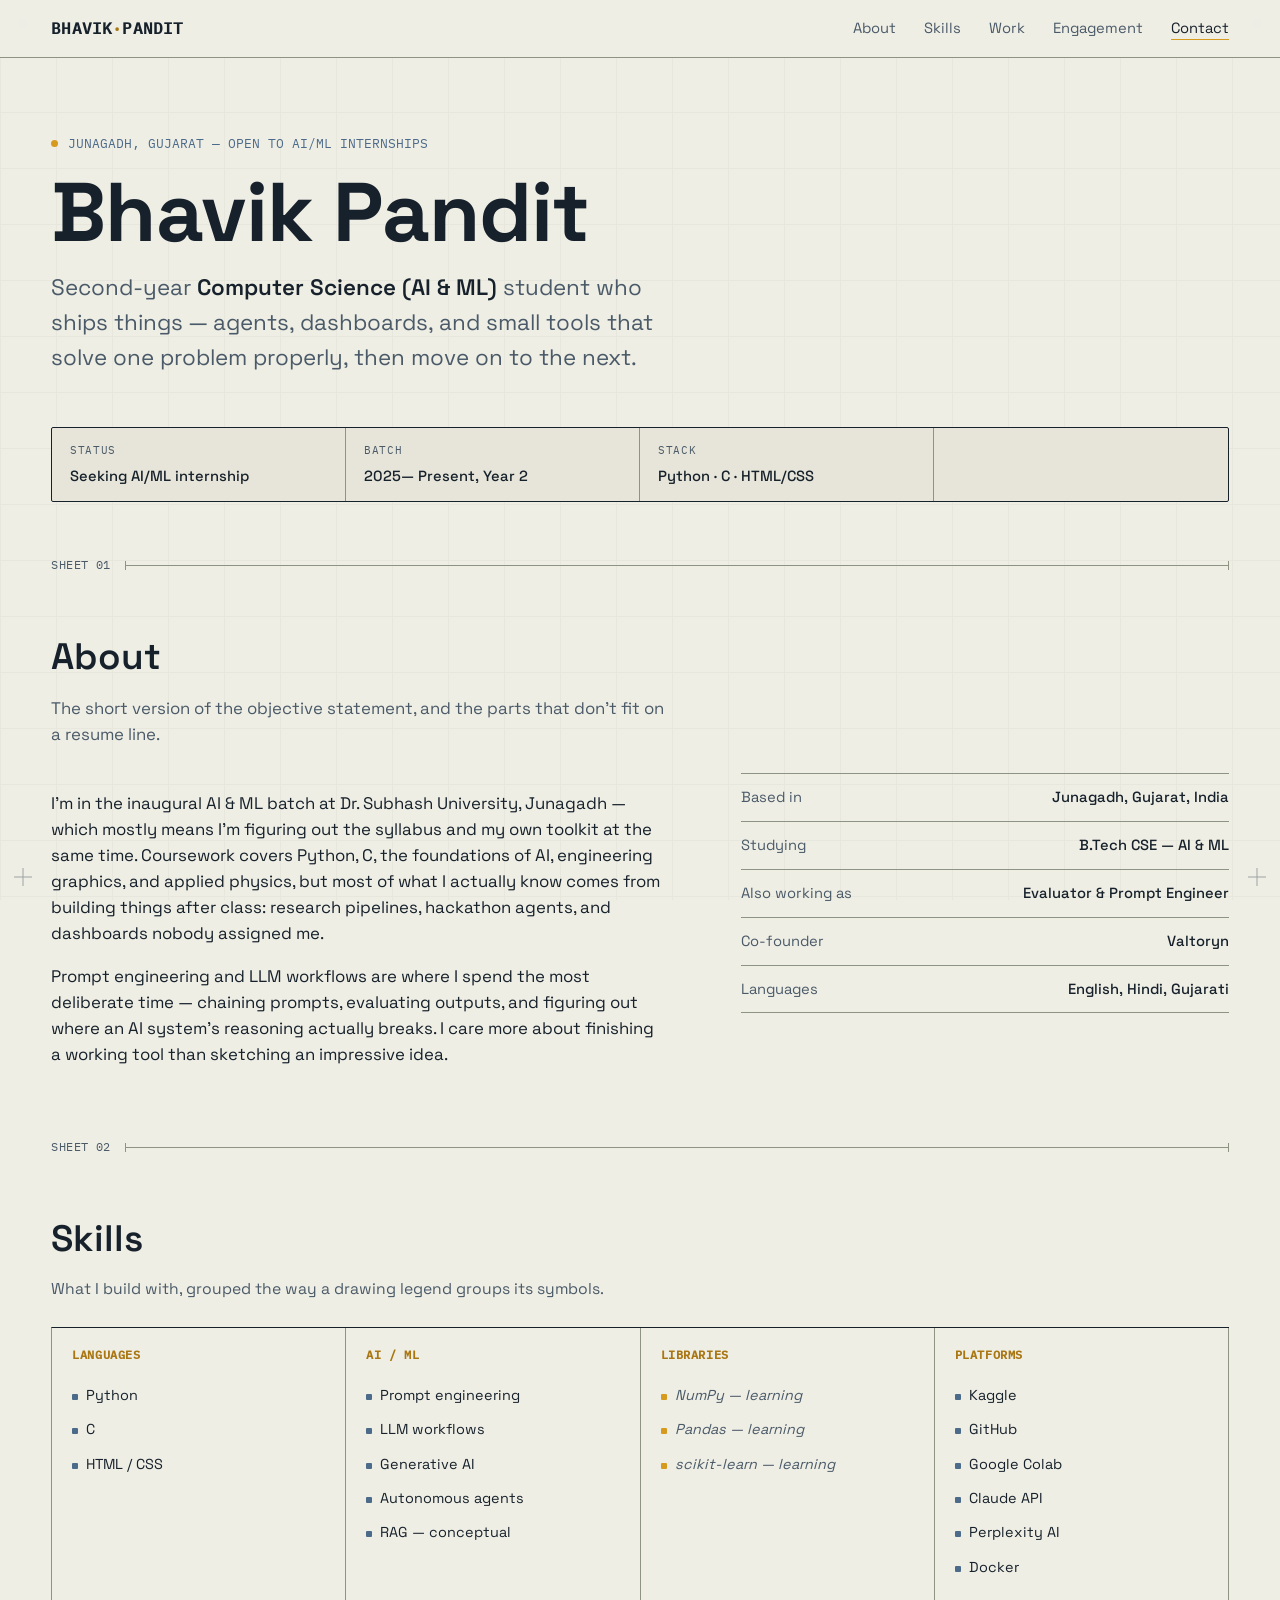
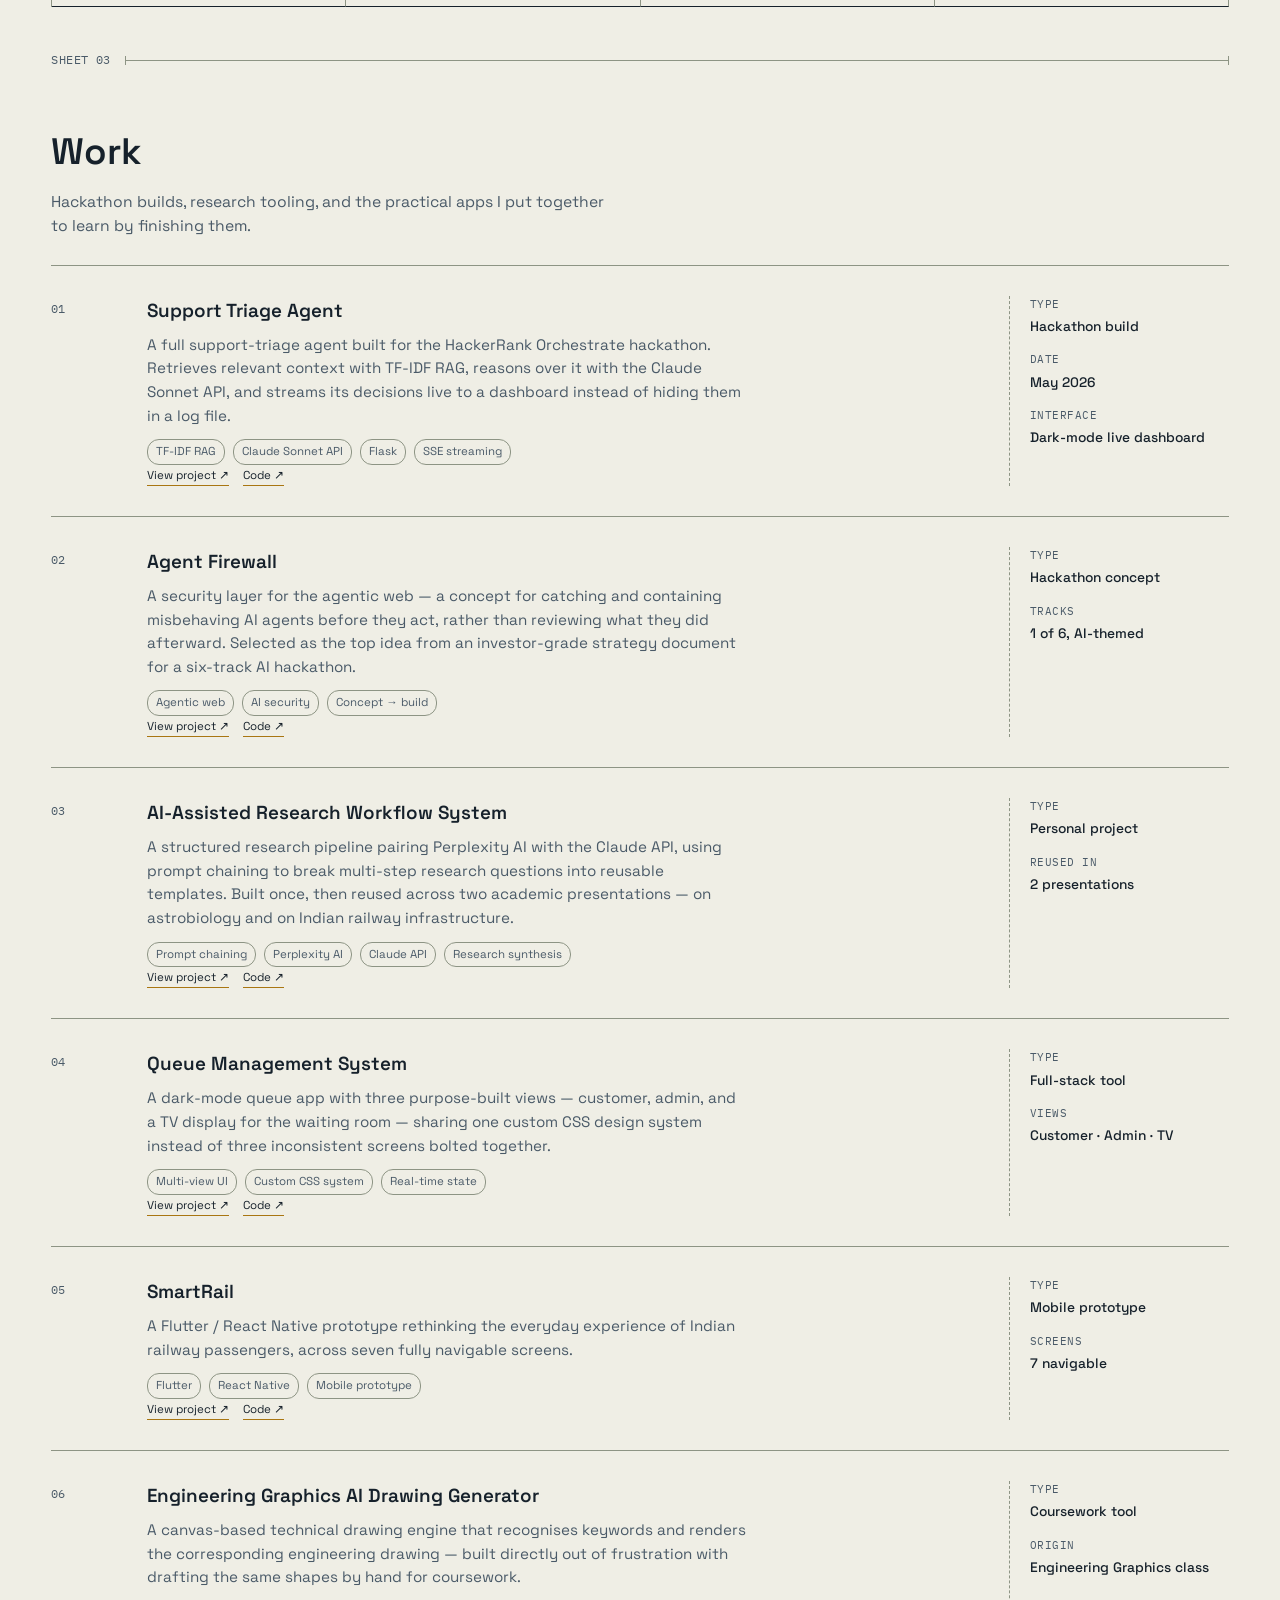
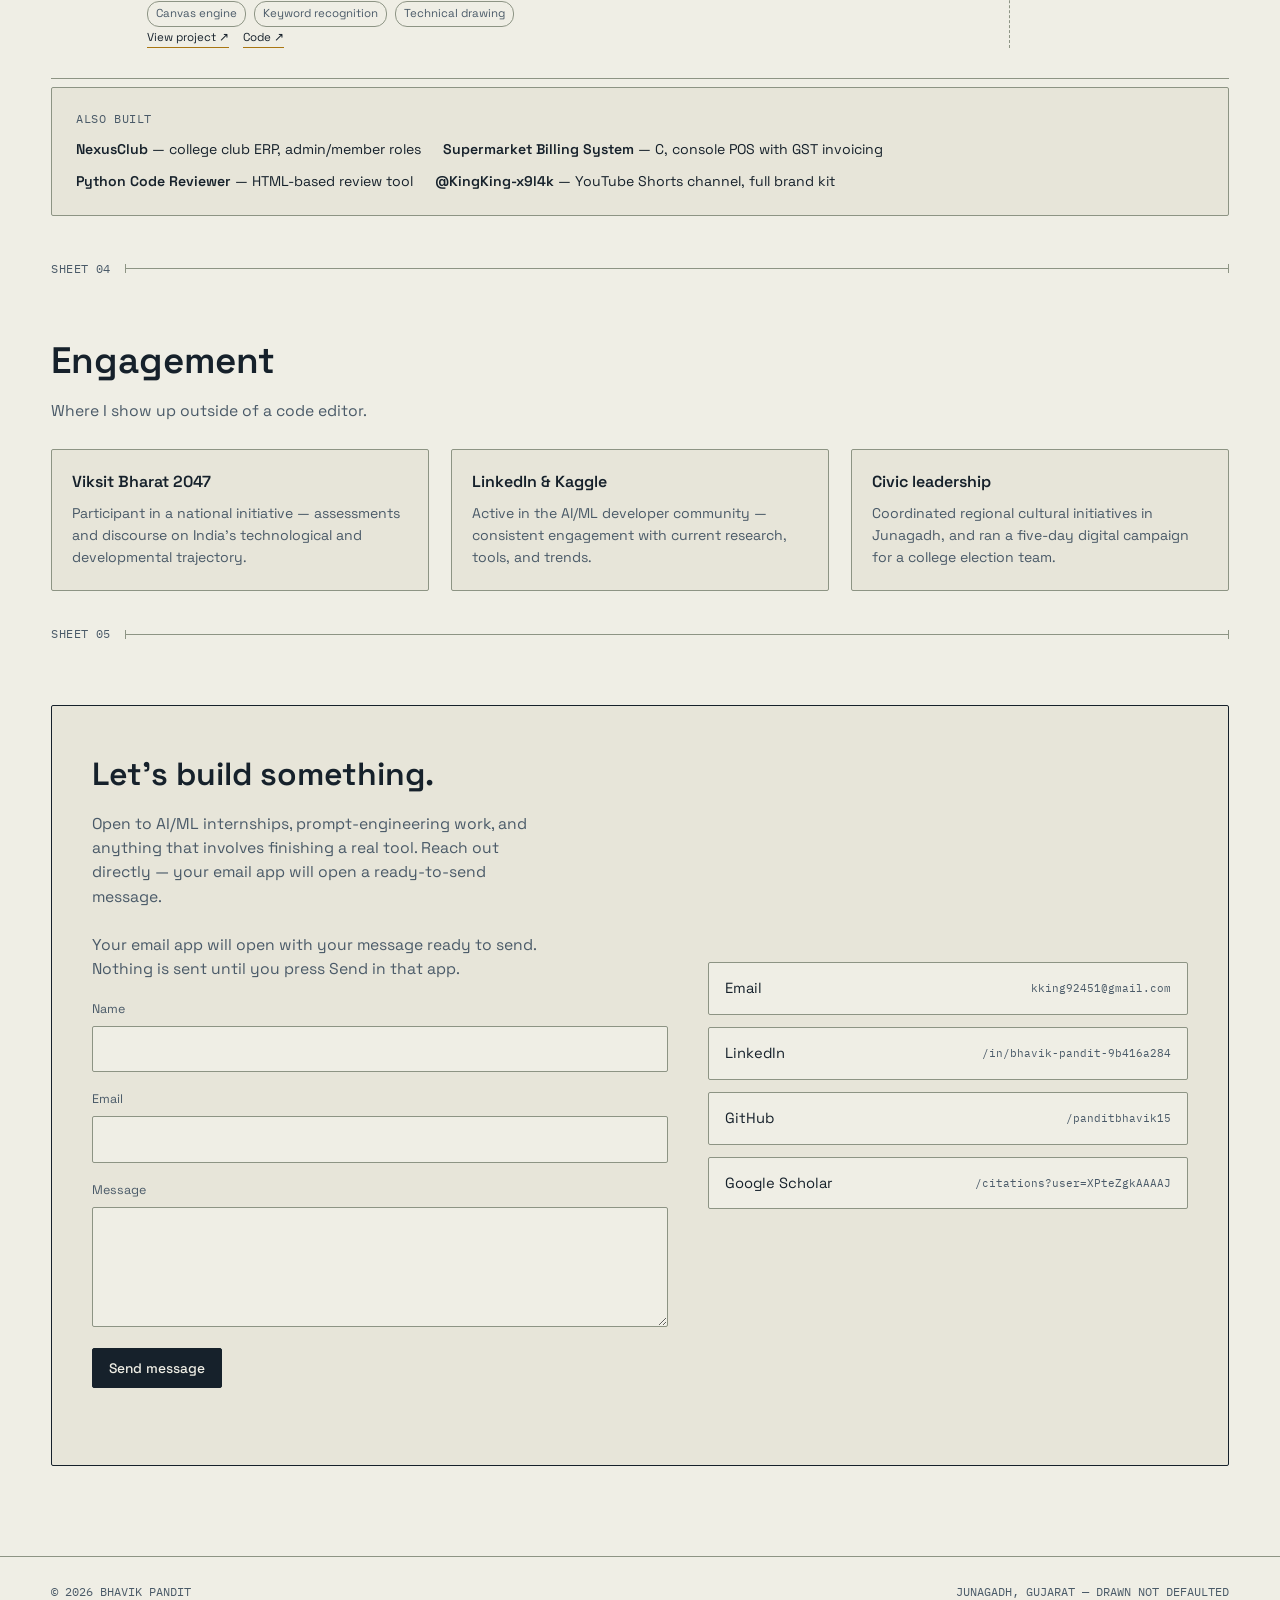
<file: index.html>
<!DOCTYPE html>
<html lang="en">
<head>
<meta charset="UTF-8">
<meta name="viewport" content="width=device-width, initial-scale=1.0">
<meta name="referrer" content="no-referrer">
<meta http-equiv="Content-Security-Policy" content="default-src 'self'; script-src 'self'; script-src-elem 'self'; script-src-attr 'none'; style-src 'self' 'unsafe-inline'; style-src-elem 'self' 'unsafe-inline'; style-src-attr 'none'; font-src 'self'; img-src 'self' data:; connect-src 'none'; media-src 'none'; object-src 'none'; base-uri 'self'; form-action 'none'; frame-src 'none'; worker-src 'none'; manifest-src 'none'; upgrade-insecure-requests">
<title>Bhavik Pandit — AI/ML Builder</title>
<meta name="description" content="Bhavik Pandit — Second-year CS (AI &amp; ML) student, prompt engineer, and builder of agents, tools, and dashboards.">
<meta property="og:type" content="website">
<meta property="og:title" content="Bhavik Pandit — AI/ML Builder">
<meta property="og:description" content="Second-year CS (AI &amp; ML) student, prompt engineer, and builder of agents, tools, and dashboards.">
<meta property="og:url" content="https://your-domain.example/">
<meta property="og:image" content="https://your-domain.example/og-image.png">
<meta name="twitter:card" content="summary">
<meta name="twitter:title" content="Bhavik Pandit — AI/ML Builder">
<meta name="twitter:description" content="Second-year CS (AI &amp; ML) student, prompt engineer, and builder of agents, tools, and dashboards.">
<meta name="twitter:image" content="https://your-domain.example/og-image.png">
<link rel="canonical" href="https://your-domain.example/">
<link rel="icon" href="data:image/svg+xml,%3Csvg xmlns='http://www.w3.org/2000/svg' viewBox='0 0 64 64'%3E%3Crect width='64' height='64' rx='4' fill='%2316212b'/%3E%3Cpath d='M14 48V16h10l8 13 8-13h10v32H40V28l-8 13-8-13v20z' fill='%23efeee5'/%3E%3Ccircle cx='51' cy='13' r='5' fill='%23d69a1f'/%3E%3C/svg%3E">
<script type="application/ld+json">
{
  "@context": "https://schema.org",
  "@type": "Person",
  "name": "Bhavik Pandit",
  "url": "https://your-domain.example/",
  "email": "mailto:kking92451@gmail.com",
  "jobTitle": "Prompt Engineer & AI Evaluator",
  "sameAs": [
    "https://www.linkedin.com/in/bhavik-pandit-9b416a284/",
    "https://github.com/panditbhavik15",
    "https://scholar.google.com/citations?hl=en&user=XPteZgkAAAAJ"
  ]
}
</script>
<link rel="stylesheet" href="./assets/fonts.css">
<style>
  :root{
    --paper:#efeee5;
    --paper-2:#e7e5d9;
    --ink:#16212b;
    --ink-soft:#4a5a68;
    --line:#b9beae;
    --line-strong:#8d9484;
    --accent:#d69a1f;
    --accent-deep:#a97612;
    --accent-tint:#f2dfa9;
    --slate:#4c6b8a;
    --radius:2px;
    --sheet-w:min(1180px, 92vw);
  }

  *{box-sizing:border-box;}
  html{scroll-behavior:smooth;}
  body{
    margin:0;
    background:var(--paper);
    color:var(--ink);
    font-family:'Space Grotesk', sans-serif;
    font-size:16px;
    line-height:1.55;
    -webkit-font-smoothing:antialiased;
  }
  ::selection{background:var(--accent-tint); color:var(--ink);}

  .mono{font-family:'IBM Plex Mono', monospace;}

  /* faint drafting grid */
  .grid-bg{
    position:fixed; inset:0; z-index:0; pointer-events:none;
    background-image:
      linear-gradient(var(--line) 1px, transparent 1px),
      linear-gradient(90deg, var(--line) 1px, transparent 1px);
    background-size:56px 56px;
    opacity:0.14;
  }

  /* registration cross corners */
  .reg{position:fixed; width:18px; height:18px; z-index:2; pointer-events:none; opacity:0.5;}
  .reg::before,.reg::after{content:"";position:absolute;background:var(--ink-soft);}
  .reg::before{left:50%;top:0;width:1px;height:100%;transform:translateX(-50%);}
  .reg::after{top:50%;left:0;height:1px;width:100%;transform:translateY(-50%);}
  .reg.tl{top:14px;left:14px;} .reg.tr{top:14px;right:14px;}
  .reg.bl{bottom:14px;left:14px;} .reg.br{bottom:14px;right:14px;}
  @media (max-width:720px){ .reg{display:none;} }

  a{color:inherit;}

  /* header */
  header{
    position:sticky; top:0; z-index:20;
    background:rgba(239,238,229,0.92);
    backdrop-filter:blur(6px);
    border-bottom:1px solid var(--line-strong);
  }
  .header-inner{
    width:var(--sheet-w); margin:0 auto;
    display:flex; align-items:center; justify-content:space-between;
    padding:16px 0;
  }
  .brand{font-weight:600; font-size:1rem; letter-spacing:0.01em;}
  .brand span{color:var(--accent-deep);}
  nav ul{list-style:none; display:flex; gap:28px; margin:0; padding:0;}
  nav a{
    text-decoration:none; font-size:0.92rem; color:var(--ink-soft);
    padding-bottom:2px; border-bottom:1px solid transparent;
    transition:color .15s, border-color .15s;
  }
  nav a:hover, nav a:focus-visible{color:var(--ink); border-color:var(--accent);}
  nav a[aria-current="page"]{color:var(--ink); border-color:var(--accent);}
  nav a:focus-visible{outline:2px solid var(--accent); outline-offset:4px; border-color:transparent;}
  .nav-toggle{
    display:none; border:1px solid var(--line-strong); background:var(--paper);
    color:var(--ink); padding:7px 9px; border-radius:var(--radius); cursor:pointer;
  }
  .nav-toggle:focus-visible{outline:2px solid var(--accent); outline-offset:3px;}
  .nav-toggle .bar{display:block; width:18px; height:1px; background:currentColor; margin:4px 0;}
  @media (max-width:720px){
    nav ul{gap:16px;}
    nav a{font-size:0.82rem;}
  }
  @media (max-width:560px){
    .nav-toggle{display:block;}
    nav ul{
      display:none; position:absolute; top:100%; left:0; right:0; flex-direction:column;
      gap:0; padding:8px max(4vw, 20px) 14px; background:var(--paper);
      border-bottom:1px solid var(--line-strong);
    }
    nav.is-open ul{display:flex;}
    nav li{border-bottom:1px solid var(--line);}
    nav li:last-child{border-bottom:0;}
    nav a{display:block; padding:11px 0;}
  }

  main{position:relative; z-index:1;}
  section{width:var(--sheet-w); margin:0 auto;}

  /* dimension-line divider between sheets */
  .dim-rule{
    position:relative; width:var(--sheet-w); margin:0 auto;
    display:flex; align-items:center; gap:14px;
    padding:34px 0 10px;
  }
  .dim-rule .tick-line{flex:1; height:1px; background:var(--line-strong); position:relative;}
  .dim-rule .tick-line::before,.dim-rule .tick-line::after{
    content:""; position:absolute; top:-4px; width:1px; height:9px; background:var(--line-strong);
  }
  .dim-rule .tick-line::before{left:0;} .dim-rule .tick-line::after{right:0;}
  .dim-rule .sheet-no{
    font-size:0.72rem; color:var(--ink-soft); white-space:nowrap; letter-spacing:0.04em;
  }

  /* ===== HERO ===== */
  .hero{padding:76px 0 20px; position:relative;}
  .hero-kicker{
    font-size:0.8rem; color:var(--slate); margin:0 0 18px;
    display:flex; align-items:center; gap:10px;
  }
  .hero-kicker .dot{width:7px; height:7px; background:var(--accent); border-radius:50%; display:inline-block;}
  h1.name{
    font-size:clamp(2.6rem, 7vw, 5.2rem);
    margin:0; line-height:0.98; font-weight:700; letter-spacing:-0.01em;
  }
  .role-line{
    font-size:clamp(1.05rem, 2.4vw, 1.4rem);
    color:var(--ink-soft); margin:18px 0 0; max-width:640px; font-weight:400;
  }
  .role-line strong{color:var(--ink); font-weight:600;}

  .titleblock{
    margin-top:52px; border:1px solid var(--ink); border-radius:var(--radius);
    display:grid; grid-template-columns:repeat(4, 1fr);
    background:var(--paper-2);
  }
  .tb-cell{
    padding:14px 18px; border-right:1px solid var(--line-strong);
    border-top:1px solid var(--line-strong);
  }
  .tb-cell:nth-child(4n){border-right:none;}
  .tb-cell:nth-child(-n+4){border-top:none;}
  .tb-label{font-size:0.66rem; letter-spacing:0.06em; color:var(--ink-soft); margin:0 0 6px;}
  .tb-value{font-size:0.92rem; margin:0; font-weight:500;}
  @media (max-width:720px){
    .titleblock{grid-template-columns:repeat(2,1fr);}
    .tb-cell:nth-child(2n){border-right:none;}
    .tb-cell:nth-child(-n+2){border-top:none;}
    .tb-cell:nth-child(3),.tb-cell:nth-child(4){border-top:1px solid var(--line-strong);}
  }

  /* ===== SECTION HEADS ===== */
  .sec-head{padding:44px 0 26px;}
  .sec-head h2{
    font-size:clamp(1.6rem, 3.4vw, 2.3rem); margin:0 0 10px; font-weight:600;
  }
  .sec-head p{color:var(--ink-soft); max-width:560px; margin:0; font-size:0.98rem;}

  /* ===== ABOUT ===== */
  .about{padding-bottom:20px;}
  .about-grid{
    display:grid; grid-template-columns:1.3fr 1fr; gap:56px; align-items:start;
  }
  .about p{font-size:1.05rem; max-width:56ch;}
  .about p + p{margin-top:16px;}
  .fact-list{list-style:none; margin:0; padding:0; border-top:1px solid var(--line-strong);}
  .fact-list li{
    display:flex; justify-content:space-between; gap:12px;
    padding:12px 0; border-bottom:1px solid var(--line-strong); font-size:0.92rem;
  }
  .fact-list .k{color:var(--ink-soft);}
  .fact-list .v{text-align:right; font-weight:500;}
  @media (max-width:800px){ .about-grid{grid-template-columns:1fr; gap:32px;} }

  /* ===== SKILLS (legend) ===== */
  .legend{padding-bottom:10px;}
  .legend-grid{
    display:grid; grid-template-columns:repeat(4, 1fr); gap:0;
    border-top:1px solid var(--ink); border-left:1px solid var(--line-strong);
  }
  .legend-col{
    border-right:1px solid var(--line-strong); border-bottom:1px solid var(--ink); padding:18px 20px 22px;
  }
  .legend-col h3{
    font-size:0.72rem; letter-spacing:0.05em; color:var(--accent-deep); margin:0 0 14px; font-weight:600;
  }
  .legend-col ul{list-style:none; margin:0; padding:0;}
  .legend-col li{
    font-size:0.9rem; padding:6px 0; display:flex; align-items:baseline; gap:8px;
  }
  .legend-col li::before{
    content:""; width:6px; height:6px; background:var(--slate); flex:none; margin-top:2px; border-radius:1px;
  }
  .legend-col li.learning{color:var(--ink-soft); font-style:italic;}
  .legend-col li.learning::before{background:var(--accent);}
  @media (max-width:820px){
    .legend-grid{grid-template-columns:repeat(2,1fr);}
  }
  @media (max-width:480px){
    .legend-grid{grid-template-columns:1fr;}
  }

  /* ===== PROJECTS ===== */
  .work{padding-bottom:10px;}
  .work-list{display:flex; flex-direction:column; gap:0;}
  .work-item{
    border-top:1px solid var(--line-strong);
    padding:30px 0;
    display:grid; grid-template-columns:70px 1fr 220px; gap:26px;
  }
  .work-item:last-child{border-bottom:1px solid var(--line-strong);}
  .work-idx{font-size:0.78rem; color:var(--ink-soft); padding-top:3px;}
  .work-body h3{margin:0 0 8px; font-size:1.18rem; font-weight:600;}
  .work-body p{margin:0 0 12px; color:var(--ink-soft); font-size:0.95rem; max-width:60ch;}
  .work-tags{display:flex; flex-wrap:wrap; gap:8px;}
  .work-tags span{
    font-size:0.72rem; padding:3px 8px; border:1px solid var(--line-strong);
    border-radius:12px; color:var(--ink-soft);
  }
  .work-meta{
    border-left:1px dashed var(--line-strong); padding-left:20px;
  }
  .work-meta .m-label{font-size:0.66rem; color:var(--ink-soft); letter-spacing:0.05em; margin:0 0 4px;}
  .work-meta .m-value{font-size:0.86rem; margin:0 0 14px; font-weight:500;}
  .work-links{display:flex; flex-wrap:wrap; gap:8px 14px; margin-top:2px;}
  .work-links a{
    color:var(--ink); font-size:0.72rem; text-decoration:none; border-bottom:1px solid var(--accent-deep);
  }
  .work-links a:hover,.work-links a:focus-visible{color:var(--accent-deep);}
  @media (max-width:800px){
    .work-item{grid-template-columns:40px 1fr; grid-template-areas:"idx body" ". meta";}
    .work-idx{grid-area:idx;} .work-body{grid-area:body;}
    .work-meta{grid-area:meta; border-left:none; border-top:1px dashed var(--line-strong); padding:14px 0 0; margin-top:10px;}
  }

  .more-builds{
    margin-top:8px; padding:22px 24px; background:var(--paper-2); border:1px solid var(--line-strong); border-radius:var(--radius);
  }
  .more-builds p.mb-label{margin:0 0 12px; font-size:0.72rem; letter-spacing:0.05em; color:var(--ink-soft);}
  .more-builds .mb-row{display:flex; flex-wrap:wrap; gap:10px 22px;}
  .more-builds .mb-row span{font-size:0.88rem;}
  .more-builds .mb-row span b{font-weight:600;}

  /* ===== ENGAGEMENT ===== */
  .engage-grid{
    display:grid; grid-template-columns:repeat(3, 1fr); gap:22px;
  }
  .engage-card{
    border:1px solid var(--line-strong); padding:20px 20px 22px; border-radius:var(--radius);
    background:var(--paper-2);
  }
  .engage-card h3{margin:0 0 8px; font-size:1rem; font-weight:600;}
  .engage-card p{margin:0; font-size:0.88rem; color:var(--ink-soft);}
  @media (max-width:800px){ .engage-grid{grid-template-columns:1fr;} }

  /* ===== CONTACT ===== */
  .contact{padding:52px 0 90px;}
  .contact-panel{
    border:1px solid var(--ink); border-radius:var(--radius); padding:44px 40px;
    display:grid; grid-template-columns:1.2fr 1fr; gap:40px; align-items:center;
    background:var(--paper-2);
  }
  .contact-panel h2{font-size:clamp(1.5rem,3vw,2rem); margin:0 0 12px; font-weight:600;}
  .contact-panel p{color:var(--ink-soft); margin:0; max-width:46ch; font-size:0.98rem;}
  .contact-links{display:flex; flex-direction:column; gap:12px;}
  .contact-links a{
    text-decoration:none; display:flex; justify-content:space-between; align-items:center;
    padding:14px 16px; border:1px solid var(--line-strong); border-radius:var(--radius);
    font-size:0.92rem; background:var(--paper); transition:border-color .15s, background .15s;
  }
  .contact-links a:hover, .contact-links a:focus-visible{border-color:var(--accent); background:var(--accent-tint);}
  .contact-links a .cl-tag{font-size:0.68rem; color:var(--ink-soft);}
  .contact-form{display:grid; gap:14px; margin-top:24px;}
  .contact-form label{font-size:0.78rem; color:var(--ink-soft);}
  .contact-form input,.contact-form textarea{
    width:100%; margin-top:5px; padding:10px 12px; border:1px solid var(--line-strong);
    border-radius:var(--radius); background:var(--paper); color:var(--ink); font:inherit;
  }
  .contact-form textarea{min-height:120px; resize:vertical;}
  .contact-form input:focus,.contact-form textarea:focus{outline:2px solid var(--accent); outline-offset:1px;}
  .contact-form input[aria-invalid="true"],.contact-form textarea[aria-invalid="true"]{border-color:#a33b2f;}
  .form-error{display:none; color:#8d2f25; font-size:0.76rem; margin:4px 0 0;}
  .form-error.is-visible{display:block;}
  .form-submit{
    justify-self:start; border:1px solid var(--ink); background:var(--ink); color:var(--paper);
    padding:10px 16px; border-radius:var(--radius); font:500 0.86rem 'Space Grotesk',sans-serif; cursor:pointer;
  }
  .form-submit:hover,.form-submit:focus-visible{background:var(--accent-deep); border-color:var(--accent-deep);}
  .form-status{font-size:0.8rem; color:var(--ink-soft); min-height:1.2em;}
  .form-fallback{font-size:0.8rem; color:var(--ink-soft); margin:0;}
  .form-fallback a{color:var(--ink); text-underline-offset:3px;}
  .form-fallback[hidden]{display:none;}
  .honeypot{position:absolute; left:-10000px; width:1px; height:1px; overflow:hidden;}
  @media (max-width:760px){ .contact-panel{grid-template-columns:1fr;} }

  footer{
    border-top:1px solid var(--line-strong); padding:26px 0 40px;
  }
  .footer-inner{
    width:var(--sheet-w); margin:0 auto; display:flex; justify-content:space-between;
    font-size:0.76rem; color:var(--ink-soft); flex-wrap:wrap; gap:8px;
  }

  @media (prefers-reduced-motion:reduce){
    html{scroll-behavior:auto;}
    *{animation:none !important; transition:none !important;}
    .reveal{opacity:1; transform:none;}
  }

  .reveal{opacity:0; transform:translateY(10px); animation:rise .6s ease forwards;}
  .name.reveal{animation-delay:.05s;}
  .role-line.reveal{animation-delay:.12s;}
  .titleblock.reveal{animation-delay:.2s;}
  @keyframes rise{to{opacity:1; transform:translateY(0);}}
  @media (prefers-reduced-motion:reduce){
    .reveal{opacity:1; transform:none;}
  }
</style>
</head>
<body>

<div class="grid-bg" aria-hidden="true"></div>
<div class="reg tl" aria-hidden="true"></div>
<div class="reg tr" aria-hidden="true"></div>
<div class="reg bl" aria-hidden="true"></div>
<div class="reg br" aria-hidden="true"></div>

<header>
  <div class="header-inner">
    <div class="brand mono">BHAVIK<span>·</span>PANDIT</div>
    <button class="nav-toggle" type="button" aria-expanded="false" aria-controls="primary-menu" aria-label="Open navigation">
      <span class="bar"></span><span class="bar"></span><span class="bar"></span>
    </button>
    <nav aria-label="Primary">
      <ul id="primary-menu">
        <li><a href="#about">About</a></li>
        <li><a href="#skills">Skills</a></li>
        <li><a href="#work">Work</a></li>
        <li><a href="#engagement">Engagement</a></li>
        <li><a href="#contact">Contact</a></li>
      </ul>
    </nav>
  </div>
</header>

<main>

  <!-- HERO -->
  <section class="hero">
    <p class="hero-kicker mono reveal"><span class="dot"></span>JUNAGADH, GUJARAT — OPEN TO AI/ML INTERNSHIPS</p>
    <h1 class="name reveal">Bhavik Pandit</h1>
    <p class="role-line reveal">
      Second-year <strong>Computer Science (AI &amp; ML)</strong> student who ships things —
      agents, dashboards, and small tools that solve one problem properly, then move on to the next.
    </p>

    <div class="titleblock reveal">
      <div class="tb-cell"><p class="tb-label mono">STATUS</p><p class="tb-value">Seeking AI/ML internship</p></div>
      <div class="tb-cell"><p class="tb-label mono">BATCH</p><p class="tb-value">2025— Present, Year 2</p></div>
      <div class="tb-cell"><p class="tb-label mono">STACK</p><p class="tb-value">Python · C · HTML/CSS</p></div>
    </div>
  </section>

  <div class="dim-rule" aria-hidden="true"><span class="sheet-no mono">SHEET 01</span><span class="tick-line"></span></div>

  <!-- ABOUT -->
  <section class="about" id="about">
    <div class="sec-head">
      <h2>About</h2>
      <p>The short version of the objective statement, and the parts that don't fit on a resume line.</p>
    </div>
    <div class="about-grid">
      <div>
        <p>I'm in the inaugural AI &amp; ML batch at Dr. Subhash University, Junagadh — which mostly means I'm figuring out the syllabus and my own toolkit at the same time. Coursework covers Python, C, the foundations of AI, engineering graphics, and applied physics, but most of what I actually know comes from building things after class: research pipelines, hackathon agents, and dashboards nobody assigned me.</p>
        <p>Prompt engineering and LLM workflows are where I spend the most deliberate time — chaining prompts, evaluating outputs, and figuring out where an AI system's reasoning actually breaks. I care more about finishing a working tool than sketching an impressive idea.</p>
      </div>
      <ul class="fact-list">
        <li><span class="k">Based in</span><span class="v">Junagadh, Gujarat, India</span></li>
        <li><span class="k">Studying</span><span class="v">B.Tech CSE — AI &amp; ML</span></li>
        <li><span class="k">Also working as</span><span class="v">Evaluator &amp; Prompt Engineer</span></li>
        <li><span class="k">Co-founder</span><span class="v">Valtoryn</span></li>
        <li><span class="k">Languages</span><span class="v">English, Hindi, Gujarati</span></li>
      </ul>
    </div>
  </section>

  <div class="dim-rule" aria-hidden="true"><span class="sheet-no mono">SHEET 02</span><span class="tick-line"></span></div>

  <!-- SKILLS -->
  <section class="legend" id="skills">
    <div class="sec-head">
      <h2>Skills</h2>
      <p>What I build with, grouped the way a drawing legend groups its symbols.</p>
    </div>
    <div class="legend-grid">
      <div class="legend-col">
        <h3 class="mono">LANGUAGES</h3>
        <ul>
          <li>Python</li>
          <li>C</li>
          <li>HTML / CSS</li>
        </ul>
      </div>
      <div class="legend-col">
        <h3 class="mono">AI / ML</h3>
        <ul>
          <li>Prompt engineering</li>
          <li>LLM workflows</li>
          <li>Generative AI</li>
          <li>Autonomous agents</li>
          <li>RAG — conceptual</li>
        </ul>
      </div>
      <div class="legend-col">
        <h3 class="mono">LIBRARIES</h3>
        <ul>
          <li class="learning">NumPy — learning</li>
          <li class="learning">Pandas — learning</li>
          <li class="learning">scikit-learn — learning</li>
        </ul>
      </div>
      <div class="legend-col">
        <h3 class="mono">PLATFORMS</h3>
        <ul>
          <li>Kaggle</li>
          <li>GitHub</li>
          <li>Google Colab</li>
          <li>Claude API</li>
          <li>Perplexity AI</li>
          <li>Docker</li>
        </ul>
      </div>
    </div>
  </section>

  <div class="dim-rule" aria-hidden="true"><span class="sheet-no mono">SHEET 03</span><span class="tick-line"></span></div>

  <!-- WORK -->
  <section class="work" id="work">
    <div class="sec-head">
      <h2>Work</h2>
      <p>Hackathon builds, research tooling, and the practical apps I put together to learn by finishing them.</p>
    </div>

    <div class="work-list">

      <div class="work-item reveal">
        <div class="work-idx mono">01</div>
        <div class="work-body">
          <h3>Support Triage Agent</h3>
          <p>A full support-triage agent built for the HackerRank Orchestrate hackathon. Retrieves relevant context with TF-IDF RAG, reasons over it with the Claude Sonnet API, and streams its decisions live to a dashboard instead of hiding them in a log file.</p>
          <div class="work-tags"><span>TF-IDF RAG</span><span>Claude Sonnet API</span><span>Flask</span><span>SSE streaming</span></div>
          <div class="work-links"><a href="#" aria-label="View Support Triage Agent project">View project ↗</a><a href="#" aria-label="View Support Triage Agent code">Code ↗</a></div>
        </div>
        <div class="work-meta">
          <p class="m-label mono">TYPE</p><p class="m-value">Hackathon build</p>
          <p class="m-label mono">DATE</p><p class="m-value">May 2026</p>
          <p class="m-label mono">INTERFACE</p><p class="m-value">Dark-mode live dashboard</p>
        </div>
      </div>

      <div class="work-item reveal">
        <div class="work-idx mono">02</div>
        <div class="work-body">
          <h3>Agent Firewall</h3>
          <p>A security layer for the agentic web — a concept for catching and containing misbehaving AI agents before they act, rather than reviewing what they did afterward. Selected as the top idea from an investor-grade strategy document for a six-track AI hackathon.</p>
          <div class="work-tags"><span>Agentic web</span><span>AI security</span><span>Concept → build</span></div>
          <div class="work-links"><a href="#" aria-label="View Agent Firewall project">View project ↗</a><a href="#" aria-label="View Agent Firewall code">Code ↗</a></div>
        </div>
        <div class="work-meta">
          <p class="m-label mono">TYPE</p><p class="m-value">Hackathon concept</p>
          <p class="m-label mono">TRACKS</p><p class="m-value">1 of 6, AI-themed</p>
        </div>
      </div>

      <div class="work-item reveal">
        <div class="work-idx mono">03</div>
        <div class="work-body">
          <h3>AI-Assisted Research Workflow System</h3>
          <p>A structured research pipeline pairing Perplexity AI with the Claude API, using prompt chaining to break multi-step research questions into reusable templates. Built once, then reused across two academic presentations — on astrobiology and on Indian railway infrastructure.</p>
          <div class="work-tags"><span>Prompt chaining</span><span>Perplexity AI</span><span>Claude API</span><span>Research synthesis</span></div>
          <div class="work-links"><a href="#" aria-label="View AI-Assisted Research Workflow System project">View project ↗</a><a href="#" aria-label="View AI-Assisted Research Workflow System code">Code ↗</a></div>
        </div>
        <div class="work-meta">
          <p class="m-label mono">TYPE</p><p class="m-value">Personal project</p>
          <p class="m-label mono">REUSED IN</p><p class="m-value">2 presentations</p>
        </div>
      </div>

      <div class="work-item reveal">
        <div class="work-idx mono">04</div>
        <div class="work-body">
          <h3>Queue Management System</h3>
          <p>A dark-mode queue app with three purpose-built views — customer, admin, and a TV display for the waiting room — sharing one custom CSS design system instead of three inconsistent screens bolted together.</p>
          <div class="work-tags"><span>Multi-view UI</span><span>Custom CSS system</span><span>Real-time state</span></div>
          <div class="work-links"><a href="#" aria-label="View Queue Management System project">View project ↗</a><a href="#" aria-label="View Queue Management System code">Code ↗</a></div>
        </div>
        <div class="work-meta">
          <p class="m-label mono">TYPE</p><p class="m-value">Full-stack tool</p>
          <p class="m-label mono">VIEWS</p><p class="m-value">Customer · Admin · TV</p>
        </div>
      </div>

      <div class="work-item reveal">
        <div class="work-idx mono">05</div>
        <div class="work-body">
          <h3>SmartRail</h3>
          <p>A Flutter / React Native prototype rethinking the everyday experience of Indian railway passengers, across seven fully navigable screens.</p>
          <div class="work-tags"><span>Flutter</span><span>React Native</span><span>Mobile prototype</span></div>
          <div class="work-links"><a href="#" aria-label="View SmartRail project">View project ↗</a><a href="#" aria-label="View SmartRail code">Code ↗</a></div>
        </div>
        <div class="work-meta">
          <p class="m-label mono">TYPE</p><p class="m-value">Mobile prototype</p>
          <p class="m-label mono">SCREENS</p><p class="m-value">7 navigable</p>
        </div>
      </div>

      <div class="work-item reveal">
        <div class="work-idx mono">06</div>
        <div class="work-body">
          <h3>Engineering Graphics AI Drawing Generator</h3>
          <p>A canvas-based technical drawing engine that recognises keywords and renders the corresponding engineering drawing — built directly out of frustration with drafting the same shapes by hand for coursework.</p>
          <div class="work-tags"><span>Canvas engine</span><span>Keyword recognition</span><span>Technical drawing</span></div>
          <div class="work-links"><a href="#" aria-label="View Engineering Graphics AI Drawing Generator project">View project ↗</a><a href="#" aria-label="View Engineering Graphics AI Drawing Generator code">Code ↗</a></div>
        </div>
        <div class="work-meta">
          <p class="m-label mono">TYPE</p><p class="m-value">Coursework tool</p>
          <p class="m-label mono">ORIGIN</p><p class="m-value">Engineering Graphics class</p>
        </div>
      </div>

    </div>

    <div class="more-builds">
      <p class="mb-label mono">ALSO BUILT</p>
      <div class="mb-row">
        <span><b>NexusClub</b> — college club ERP, admin/member roles</span>
        <span><b>Supermarket Billing System</b> — C, console POS with GST invoicing</span>
        <span><b>Python Code Reviewer</b> — HTML-based review tool</span>
        <span><b>@KingKing-x9l4k</b> — YouTube Shorts channel, full brand kit</span>
      </div>
    </div>
  </section>

  <div class="dim-rule" aria-hidden="true"><span class="sheet-no mono">SHEET 04</span><span class="tick-line"></span></div>

  <!-- ENGAGEMENT -->
  <section class="engage" id="engagement">
    <div class="sec-head">
      <h2>Engagement</h2>
      <p>Where I show up outside of a code editor.</p>
    </div>
    <div class="engage-grid">
      <div class="engage-card">
        <h3>Viksit Bharat 2047</h3>
        <p>Participant in a national initiative — assessments and discourse on India's technological and developmental trajectory.</p>
      </div>
      <div class="engage-card">
        <h3>LinkedIn &amp; Kaggle</h3>
        <p>Active in the AI/ML developer community — consistent engagement with current research, tools, and trends.</p>
      </div>
      <div class="engage-card">
        <h3>Civic leadership</h3>
        <p>Coordinated regional cultural initiatives in Junagadh, and ran a five-day digital campaign for a college election team.</p>
      </div>
    </div>
  </section>

  <div class="dim-rule" aria-hidden="true"><span class="sheet-no mono">SHEET 05</span><span class="tick-line"></span></div>

  <!-- CONTACT -->
  <section class="contact" id="contact">
    <div class="contact-panel">
      <div>
        <h2>Let's build something.</h2>
        <p>Open to AI/ML internships, prompt-engineering work, and anything that involves finishing a real tool. Reach out directly — your email app will open a ready-to-send message.</p>
        <form class="contact-form" novalidate>
          <p class="form-status" id="form-help">Your email app will open with your message ready to send. Nothing is sent until you press Send in that app.</p>
          <div>
            <label for="name">Name</label>
            <input id="name" name="name" type="text" autocomplete="name" maxlength="100" required aria-describedby="name-error">
            <p class="form-error" id="name-error">Please enter your name.</p>
          </div>
          <div>
            <label for="email">Email</label>
            <input id="email" name="email" type="email" autocomplete="email" maxlength="254" required aria-describedby="email-error">
            <p class="form-error" id="email-error">Please enter a valid email address.</p>
          </div>
          <div>
            <label for="message">Message</label>
            <textarea id="message" name="message" maxlength="2000" required aria-describedby="message-error"></textarea>
            <p class="form-error" id="message-error">Please add a message.</p>
          </div>
          <label class="honeypot" aria-hidden="true">Leave this field empty<input name="_gotcha" tabindex="-1" autocomplete="off" maxlength="100"></label>
          <button class="form-submit" type="submit">Send message</button>
          <p class="form-status" id="form-status" role="status" aria-live="polite"></p>
          <p class="form-fallback" hidden>Nothing opened? <a id="email-fallback" href="mailto:kking92451@gmail.com">Open a new email to kking92451@gmail.com</a>.</p>
        </form>
      </div>
      <div class="contact-links">
        <a href="mailto:kking92451@gmail.com">Email <span class="cl-tag mono">kking92451@gmail.com</span></a>
        <a href="https://www.linkedin.com/in/bhavik-pandit-9b416a284/" target="_blank" rel="noopener noreferrer">LinkedIn <span class="cl-tag mono">/in/bhavik-pandit-9b416a284</span></a>
        <a href="https://github.com/panditbhavik15" target="_blank" rel="noopener noreferrer">GitHub <span class="cl-tag mono">/panditbhavik15</span></a>
        <a href="https://scholar.google.com/citations?hl=en&amp;user=XPteZgkAAAAJ&amp;view_op=list_works" target="_blank" rel="noopener noreferrer">Google Scholar <span class="cl-tag mono">/citations?user=XPteZgkAAAAJ</span></a>
      </div>
    </div>
  </section>

</main>

<footer>
  <div class="footer-inner">
    <span class="mono">© <span id="footer-year"></span> BHAVIK PANDIT</span>
    <span class="mono">JUNAGADH, GUJARAT — DRAWN NOT DEFAULTED</span>
  </div>
</footer>

<script src="./assets/site.js" defer></script>
</body>
</html>
</file>
<file: assets/fonts.css>
@font-face {
  font-family: "Space Grotesk";
  font-style: normal;
  font-weight: 400 700;
  font-display: swap;
  src: url("./fonts/space-grotesk-latin.woff2") format("woff2");
}

@font-face {
  font-family: "IBM Plex Mono";
  font-style: normal;
  font-weight: 400;
  font-display: swap;
  src: url("./fonts/ibm-plex-mono-400-latin.woff2") format("woff2");
}

@font-face {
  font-family: "IBM Plex Mono";
  font-style: normal;
  font-weight: 500;
  font-display: swap;
  src: url("./fonts/ibm-plex-mono-500-latin.woff2") format("woff2");
}
</file>
